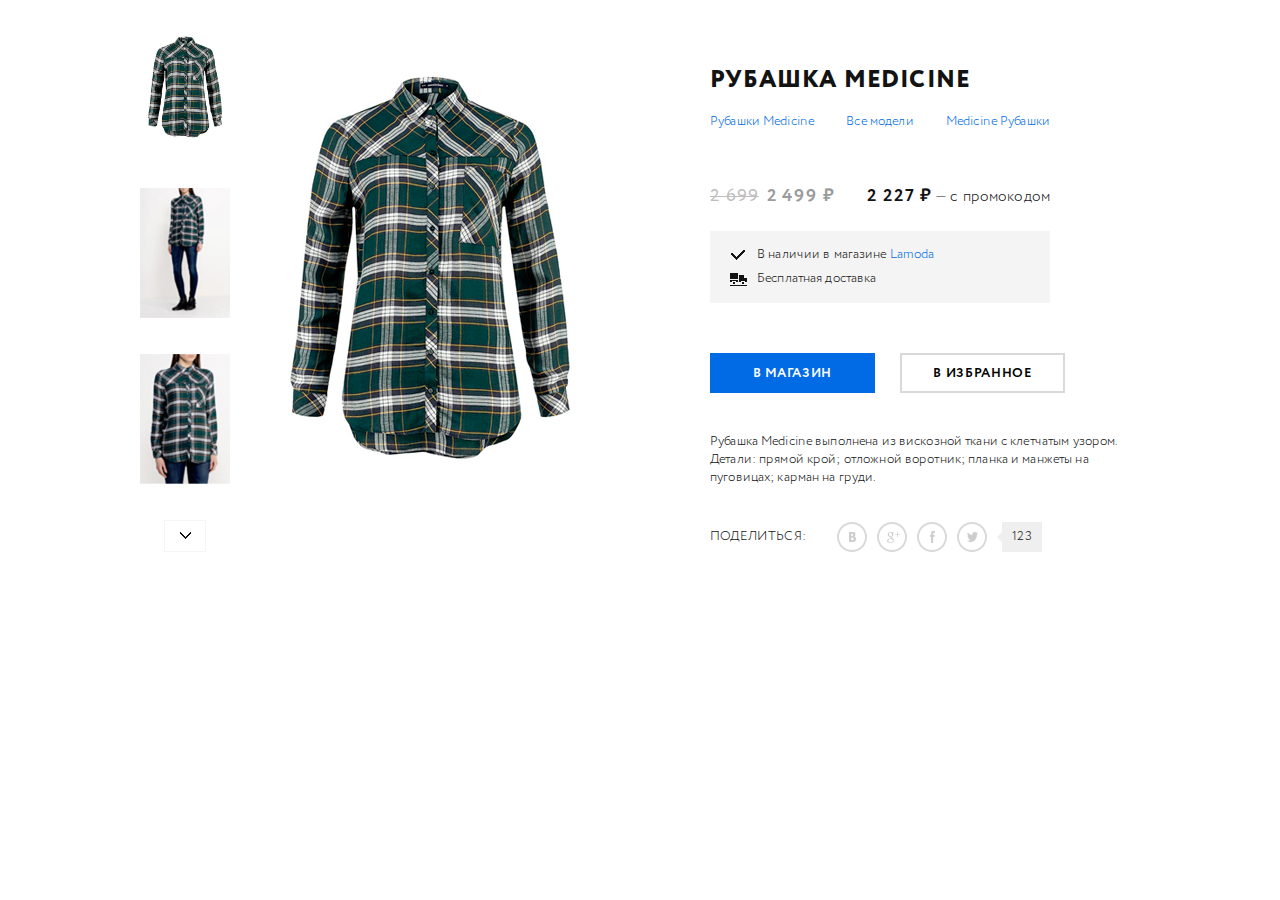
<file: block-1/index.html>
<!DOCTYPE html>
<html lang="ru">

<head>
  <meta charset="UTF-8">
  <meta http-equiv="X-UA-Compatible" content="IE=edge">
  <meta name="viewport" content="width=device-width, initial-scale=1.0">
  <meta name="author" content="Тапхаров Вадим">
  <title>Карточка товара</title>
  <link rel="stylesheet" href="css/normalize.css">
  <link rel="stylesheet" href="css/style.css">
</head>

<body>
  <main>
    <div class="layout">
      <section class="product">
        <div class="product__slider">
          <div class="product__preview">
            <div class="product__preview-slides">
              <img src="images/image-01.jpg" alt="рубашка medicine - фото №1" width="90" height="130">
              <img src="images/image-02.jpg" alt="рубашка medicine - фото №2" width="90" height="130">
              <img src="images/image-03.jpg" alt="рубашка medicine - фото №3" width="90" height="130">
            </div>
            <button class="product__preview-btn" type="button" aria-label="показать следующее фото">
              <img src="images/icons/arrow-down.png" alt="down" aria-hidden="true">
            </button>
          </div>
          <div class="product__main-image">
            <img class="display-inline" src="images/image-01.jpg" alt="рубашка medicine - фото №1" width="340"
              height="492">
            <img src="images/image-02.jpg" alt="рубашка medicine - фото №2" width="340" height="492">
            <img src="images/image-03.jpg" alt="рубашка medicine - фото №3" width="340" height="492">
          </div>
        </div>
        <div class="product__description">
          <h2 class="product__title">рубашка medicine</h2>
          <div class="product__wrapper">
            <div class="product__categories">
              <a href="#" class="hover-underline">Рубашки Medicine</a>
              <a href="#" class="hover-underline">Все модели</a>
              <a href="#" class="hover-underline">Medicine Рубашки</a>
            </div>
            <div class="product__price-info">
              <div class="product__price-regular">
                <span class="product__price product__price--old">2 699</span>
                <span class="product__price product__price--lowlight price-currency">2 499</span>
              </div>
              <div class="product__price-discount">
                <span class="product__price price-currency">2 227</span>
                — с промокодом
              </div>
            </div>
            <div class="product__info">
              <div class="product__info-item">
                <img src="images/icons/marker-check.png" alt="*" aria-hidden="true" width="17" height="13">
                <span>
                  В наличии в магазине
                  <a href="#" class="hover-underline">Lamoda</a>
                </span>
              </div>
              <div class="product__info-item">
                <img src="images/icons/marker-delivery.png" alt="*" aria-hidden="true" width="17" height="13">
                Бесплатная доставка
              </div>
            </div>
          </div>
          <div class="product__actions">
            <button class="btn custom-btn--blue" type="button">в магазин</button>
            <button class="btn" type="button">в избранное</button>
          </div>
          <div class="product__text">
            <p>
              Рубашка Medicine выполнена из вискозной ткани с клетчатым узором.<br>
              Детали: прямой крой; отложной воротник; планка и манжеты на пуговицах; карман на груди.
            </p>
          </div>
          <div class="product__share">
            <div class="product__share-text">Поделиться:</div>
            <div class="product__share-social">
              <div class="products__share-links">
                <a href="#" aria-label="Перейти во ВКонтакте">
                  <img src="images/icons/vk.png" alt="vk" width="30" height="30">
                </a>
                <a href="#" aria-label="Перейти в Google Plus">
                  <img src="images/icons/googlePlus.png" alt="google+" width="30" height="30">
                </a>
                <a href="#" aria-label="Перейти в Facebook">
                  <img src="images/icons/facebook.png" alt="facebook" width="30" height="30">
                </a>
                <a href="#" aria-label="Перейти в Twitter">
                  <img src="images/icons/twitter.png" alt="twitter" width="30" height="30">
                </a>
              </div>
              <div class="product__share-count">123</div>
            </div>
          </div>
        </div>
      </section>
    </div>
    <script src="js/script.js"></script>
  </main>
</body>

</html>
</file>
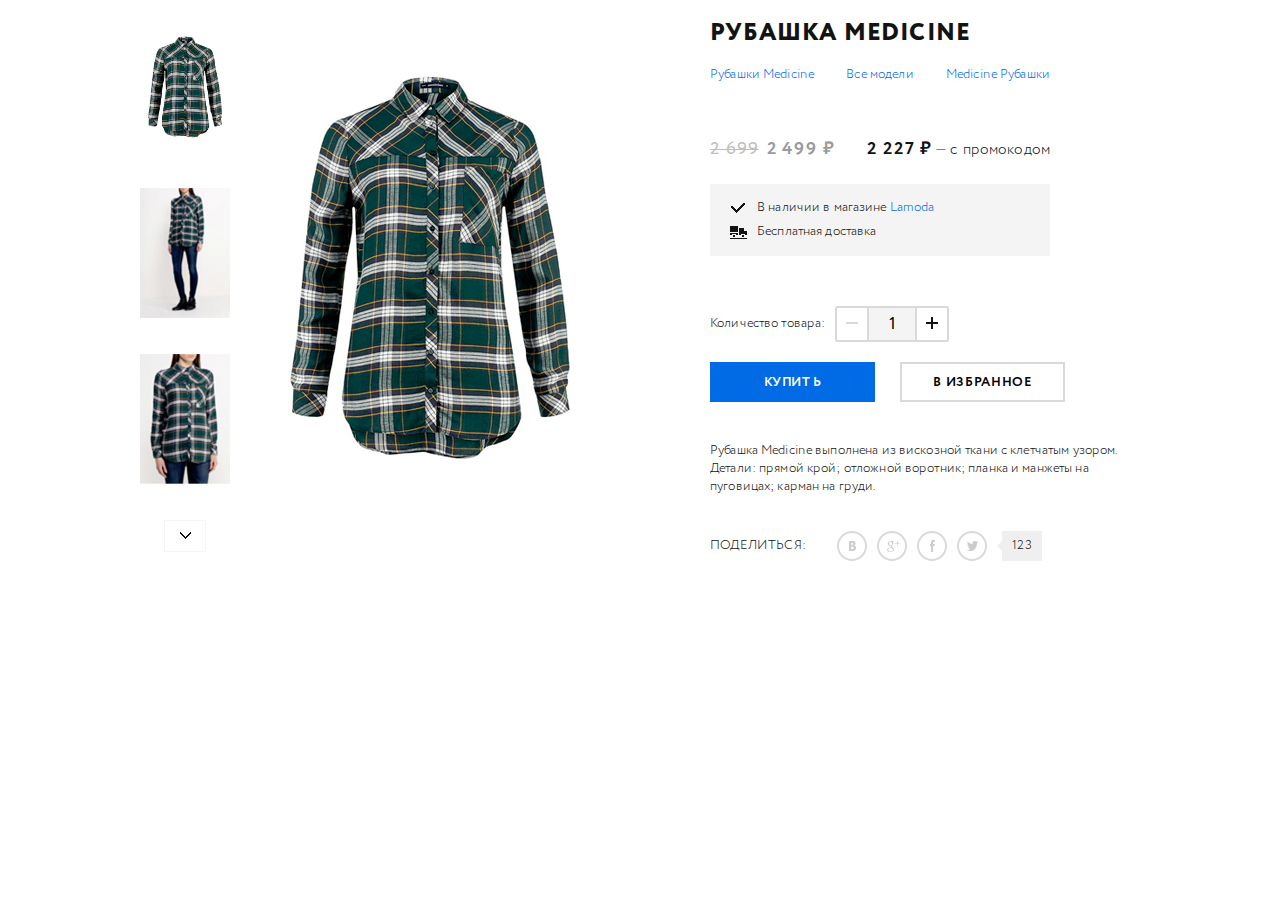
<file: block-2/index.html>
<!DOCTYPE html>
<html lang="ru">

<head>
  <meta charset="UTF-8">
  <meta http-equiv="X-UA-Compatible" content="IE=edge">
  <meta name="viewport" content="width=device-width, initial-scale=1.0">
  <meta name="author" content="Тапхаров Вадим">
  <title>Карточка товара</title>
  <link rel="stylesheet" href="css/vendor/normalize.css">
  <link rel="stylesheet" href="css/vendor/toastr.min.css">
  <link rel="stylesheet" href="css/style.css">
</head>

<body>
  <main>
    <div class="layout">
      <section class="product">
        <div class="product__slider">
          <div class="product__preview">
            <div class="product__preview-slides">
              <img src="images/image-01.jpg" alt="рубашка medicine - фото №1" width="90" height="130">
              <img src="images/image-02.jpg" alt="рубашка medicine - фото №2" width="90" height="130">
              <img src="images/image-03.jpg" alt="рубашка medicine - фото №3" width="90" height="130">
            </div>
            <button class="product__preview-btn" type="button" aria-label="показать следующее фото">
              <img src="images/icons/arrow-down.png" alt="down" aria-hidden="true">
            </button>
          </div>
          <div class="product__main-image">
            <img class="display-inline" src="images/image-01.jpg" alt="рубашка medicine - фото №1" width="340"
              height="492">
            <img src="images/image-02.jpg" alt="рубашка medicine - фото №2" width="340" height="492">
            <img src="images/image-03.jpg" alt="рубашка medicine - фото №3" width="340" height="492">
          </div>
        </div>
        <div class="product__description">
          <h2 class="product__title">рубашка medicine</h2>
          <div class="product__wrapper">
            <div class="product__categories">
              <a href="#" class="hover-underline">Рубашки Medicine</a>
              <a href="#" class="hover-underline">Все модели</a>
              <a href="#" class="hover-underline">Medicine Рубашки</a>
            </div>
            <div class="product__price-info">
              <div class="product__price-regular">
                <span class="product__price product__price--old">2 699</span>
                <span class="product__price product__price--lowlight price-currency">2 499</span>
              </div>
              <div class="product__price-discount">
                <span class="product__price price-currency">2 227</span>
                — с промокодом
              </div>
            </div>
            <div class="product__info">
              <div class="product__info-item">
                <img src="images/icons/marker-check.png" alt="*" aria-hidden="true" width="17" height="13">
                <span>
                  В наличии в магазине
                  <a href="#" class="hover-underline">Lamoda</a>
                </span>
              </div>
              <div class="product__info-item">
                <img src="images/icons/marker-delivery.png" alt="*" aria-hidden="true" width="17" height="13">
                Бесплатная доставка
              </div>
            </div>
          </div>
          <div class="product__control">
            <div class="product__control-item">
              <label for="product-quantity">Количество товара: </label>
              <div class="number-input">
                <button class="inactive" aria-label="Увеличить счётчик товаров"
                  onclick="this.nextElementSibling.stepDown()"></button>
                <input type="number" id="product-quantity" min="1" max="9999" step="1" value="1">
                <button aria-label="Уменьшить счётчик товаров" onclick="this.previousElementSibling.stepUp()"></button>
              </div>
            </div>
            <div class="product__actions">
              <button id="buy-btn" class="btn custom-btn--blue" type="button">купить</button>
              <button class="btn" type="button">в избранное</button>
            </div>
          </div>
          <div class="product__text">
            <p>
              Рубашка Medicine выполнена из вискозной ткани с клетчатым узором.<br>
              Детали: прямой крой; отложной воротник; планка и манжеты на пуговицах; карман на груди.
            </p>
          </div>
          <div class="product__share">
            <div class="product__share-text">Поделиться:</div>
            <div class="product__share-social">
              <div class="products__share-links">
                <a href="#" aria-label="Перейти во ВКонтакте">
                  <img src="images/icons/vk.png" alt="vk" width="30" height="30">
                </a>
                <a href="#" aria-label="Перейти в Google Plus">
                  <img src="images/icons/googlePlus.png" alt="google+" width="30" height="30">
                </a>
                <a href="#" aria-label="Перейти в Facebook">
                  <img src="images/icons/facebook.png" alt="facebook" width="30" height="30">
                </a>
                <a href="#" aria-label="Перейти в Twitter">
                  <img src="images/icons/twitter.png" alt="twitter" width="30" height="30">
                </a>
              </div>
              <div class="product__share-count">123</div>
            </div>
          </div>
        </div>
      </section>
    </div>
    <script src="js/vendor/jquery-3.6.1.min.js"></script>
    <script src="js/vendor/toastr.min.js"></script>
    <script src="js/script.js"></script>
  </main>
</body>

</html>
</file>
<file: block-1/css/style.css>
@font-face {
  font-family: 'Circe';
  src: url('../fonts/Circe-Light.woff2') format('woff2');
  font-weight: 300;
  font-display: swap;
  font-style: normal;
}

@font-face {
  font-family: 'Circe';
  src: url('../fonts/Circe-Regular.woff2') format('woff2');
  font-weight: 400;
  font-display: swap;
  font-style: normal;
}

@font-face {
  font-family: 'Circe';
  src: url('../fonts/Circe-Bold.woff2') format('woff2');
  font-weight: 700;
  font-display: swap;
  font-style: normal;
}

@font-face {
  font-family: 'Circe';
  src: url('../fonts/Circe-ExtraBold.woff2') format('woff2');
  font-weight: 800;
  font-display: swap;
  font-style: normal;
}

html {
  box-sizing: border-box;
}

*,
*::before,
*::after {
  box-sizing: inherit;
}

body {
  font-family: 'Circe', sans-serif;
  font-size: 13px;
  line-height: 18px;
  font-weight: 300;
  letter-spacing: 0.01em;
  color: #131313;
}

a {
  color: inherit;
  text-decoration: none;
}

button {
  cursor: pointer;
}

.hover-underline:hover {
  text-decoration: underline;
}

.display-inline {
  display: inline;
}

.layout {
  max-width: 1050px;
  padding: 22px 25px 70px;
  margin: 0 auto;
}

.product {
  display: flex;
  justify-content: space-between;
  gap: 30px;
}

.product__slider {
  display: flex;
  justify-content: space-between;
  gap: 10px;
  flex: 0 1 460px;
}

.product__preview {
  flex: 0 0 90px;
  display: flex;
  flex-direction: column;
  align-items: center;
  gap: 30px;
}

/* .product__preview-slides {
  display: flex;
  flex-direction: column;
  gap: 30px;
} */

.product__preview-slides img {
  cursor: zoom-in;
}

.product__preview-slides img + img {
  margin-top: 30px;
}

.product__preview-btn {
  /* display: inline-block;
  margin: 30px auto 0; */
  border: 1px solid #f5f5f5;
  background-color: transparent;
  width: 42px;
  height: 32px;
}

.product__preview-btn:hover img {
  transform: translateY(2px);
}

.product__preview-btn img {
  transition: transform 0.3s ease-in-out;
}

.product__main-image img {
  display: none;
}

.product__main-image img.display-inline {
  display: inline;
}

.product__description {
  flex: 0 1 430px;
  /* display: flex;
  flex-direction: column;
  align-self: flex-end; */
  margin-top: auto;
}

.product__title {
  margin: 0;
  font-size: 24px;
  line-height: 100%;
  font-weight: 800;
  letter-spacing: 0.05em;
  text-transform: uppercase;
}

.product__wrapper {
  max-width: 340px;
}

.product__categories {
  margin-top: 20px;
  display: flex;
  justify-content: space-between;
  flex-wrap: wrap;
  color: #006be5;
}

.product__price-info {
  margin-top: 50px;
  display: flex;
  align-items: center;
  justify-content: space-between;
  flex-wrap: wrap;
  column-gap: 10px;
}

.product__price {
  font-size: 18px;
  line-height: 30px;
  font-weight: 700;
  letter-spacing: 0.05em;
}

.product__price + .product__price {
  margin-left: 5px;
}

.product__price--old {
  position: relative;
  font-weight: 400;
  color: #bfbebe;
  /* text-decoration: line-through; зачеркивает немного выше, чем в макете */
}

.product__price--old::after {
  content: '';
  position: absolute;
  left: 0;
  top: 50%;
  width: 100%;
  height: 1px;
  background-color: currentColor;
}

.product__price--lowlight {
  color: #9a9b9b;
}

.price-currency::after {
  content: '₽';
  margin-left: 0.25em;
}

.product__price-discount {
  font-size: 15px;
  line-height: 24px;
}

.product__info {
  margin-top: 20px;
  padding: 15px 20px;
  background-color: #f4f4f4;
}

.product__info-item {
  display: flex;
  align-items: center;
}

.product__info-item a {
  color: #006be5;
}

.product__info-item + .product__info-item {
  margin-top: 6px;
}

.product__info-item img {
  margin-right: 10px;
  pointer-events: none;
}

.product__actions {
  margin-top: 50px;
  display: flex;
  flex-wrap: wrap;
  column-gap: 25px;
  row-gap: 10px;
}

.btn {
  font-weight: 700;
  line-height: 100%;
  letter-spacing: 0.05em;
  height: 40px;
  min-width: 165px;
  padding: 0 15px;
  background-color: #fff;
  border: 2px solid #d9d9d9;
  text-transform: uppercase;
  transition: opacity 0.3s ease-in-out;
}

.btn:hover {
  opacity: 0.75;
}

.custom-btn--blue {
  border: none;
  color: #fff;
  background-color: #006be5;
}

.product__text {
  margin-top: 40px;
}

.product__text p {
  margin: 0;
}

.product__text p + p {
  margin-top: 10px;
}

.product__share {
  margin-top: 35px;
  display: flex;
  align-items: center;
  column-gap: 30px;
  row-gap: 10px;
  flex-wrap: wrap;
}

.product__share-text {
  letter-spacing: 0.05em;
  text-transform: uppercase;
}

.product__share-social {
  display: flex;
  align-items: center;
}

.products__share-links {
  display: flex;
  align-items: center;
  justify-content: space-between;
  flex-wrap: wrap;
  gap: 10px;
}

.products__share-links a {
  transition: opacity 0.3s ease-in-out;
}

.products__share-links a:hover {
  opacity: 0.75;
}

.products__share-links a img {
  vertical-align: middle;
}

.product__share-count {
  position: relative;
  flex-shrink: 0;
  margin-left: 15px;
  width: 40px;
  height: 30px;
  line-height: 30px;
  letter-spacing: 0.05em;
  text-align: center;
}

.product__share-count::before {
  content: '';
  position: absolute;
  left: -10px;
  top: 50%;
  transform: translateY(-50%);
  border: 5px solid transparent;
  border-right: 5px solid #efefef;
}

.product__share-count::after {
  content: '';
  position: absolute;
  top: 0;
  right: 0;
  width: 40px;
  height: 30px;
  background-color: #efefef;
  z-index: -1;
}
</file>
<file: block-2/css/style.css>
@font-face {
  font-family: 'Circe';
  src: url('../fonts/Circe-Light.woff2') format('woff2');
  font-weight: 300;
  font-display: swap;
  font-style: normal;
}

@font-face {
  font-family: 'Circe';
  src: url('../fonts/Circe-Regular.woff2') format('woff2');
  font-weight: 400;
  font-display: swap;
  font-style: normal;
}

@font-face {
  font-family: 'Circe';
  src: url('../fonts/Circe-Bold.woff2') format('woff2');
  font-weight: 700;
  font-display: swap;
  font-style: normal;
}

@font-face {
  font-family: 'Circe';
  src: url('../fonts/Circe-ExtraBold.woff2') format('woff2');
  font-weight: 800;
  font-display: swap;
  font-style: normal;
}

html {
  box-sizing: border-box;
}

*,
*::before,
*::after {
  box-sizing: inherit;
}

body {
  font-family: 'Circe', sans-serif;
  font-size: 13px;
  line-height: 18px;
  font-weight: 300;
  letter-spacing: 0.01em;
  color: #131313;
}

a {
  color: inherit;
  text-decoration: none;
}

button {
  cursor: pointer;
}

.hover-underline:hover {
  text-decoration: underline;
}

.display-inline {
  display: inline;
}

input[type='number'] {
  -moz-appearance: textfield;
}

input[type='number']::-webkit-inner-spin-button,
input[type='number']::-webkit-outer-spin-button {
  -webkit-appearance: none;
}

.number-input {
  display: inline-flex;
  border: 2px solid #d9d9d9;
  border-radius: 3px;
}

.number-input button {
  background-color: transparent;
  border: none;
  width: 30px;
  height: 30px;
  position: relative;
  color: #131313;
}

.number-input button.inactive {
  cursor: default;
  color: #d9d9d9;
}

.number-input button:before,
.number-input button:after {
  content: '';
  position: absolute;
  width: 12px;
  height: 2px;
  background-color: currentColor;
  transform: translate(-50%, -50%);
}
.number-input input[type='number'] + button:after {
  transform: translate(-50%, -50%) rotate(90deg);
}

.number-input input[type='number'] {
  font-size: 18px;
  line-height: 28px;
  width: 50px;
  padding: 2px;
  background-color: #f4f4f4;
  border: solid #d9d9d9;
  text-align: center;
  border-width: 0 2px;
}

.layout {
  max-width: 1050px;
  padding: 22px 25px 70px;
  margin: 0 auto;
}

.product {
  display: flex;
  justify-content: space-between;
  gap: 30px;
}

.product__slider {
  display: flex;
  justify-content: space-between;
  gap: 10px;
  flex: 0 1 460px;
}

.product__preview {
  flex: 0 0 90px;
  display: flex;
  flex-direction: column;
  align-items: center;
  gap: 30px;
}

/* .product__preview-slides {
  display: flex;
  flex-direction: column;
  gap: 30px;
} */

.product__preview-slides img {
  cursor: zoom-in;
}

.product__preview-slides img + img {
  margin-top: 30px;
}

.product__preview-btn {
  /* display: inline-block;
  margin: 30px auto 0; */
  border: 1px solid #f5f5f5;
  background-color: transparent;
  width: 42px;
  height: 32px;
}

.product__preview-btn:hover img {
  transform: translateY(2px);
}

.product__preview-btn img {
  transition: transform 0.3s ease-in-out;
}

.product__main-image img {
  display: none;
}

.product__main-image img.display-inline {
  display: inline;
}

.product__description {
  flex: 0 1 430px;
  /* display: flex;
  flex-direction: column;
  align-self: flex-end; */
  margin-top: auto;
}

.product__title {
  margin: 0;
  font-size: 24px;
  line-height: 100%;
  font-weight: 800;
  letter-spacing: 0.05em;
  text-transform: uppercase;
}

.product__wrapper {
  max-width: 340px;
}

.product__categories {
  margin-top: 20px;
  display: flex;
  justify-content: space-between;
  flex-wrap: wrap;
  color: #006be5;
}

.product__price-info {
  margin-top: 50px;
  display: flex;
  align-items: center;
  justify-content: space-between;
  flex-wrap: wrap;
  column-gap: 10px;
}

.product__price {
  font-size: 18px;
  line-height: 30px;
  font-weight: 700;
  letter-spacing: 0.05em;
}

.product__price + .product__price {
  margin-left: 5px;
}

.product__price--old {
  position: relative;
  font-weight: 400;
  color: #bfbebe;
  /* text-decoration: line-through; зачеркивает немного выше, чем в макете */
}

.product__price--old::after {
  content: '';
  position: absolute;
  left: 0;
  top: 50%;
  width: 100%;
  height: 1px;
  background-color: currentColor;
}

.product__price--lowlight {
  color: #9a9b9b;
}

.price-currency::after {
  content: '₽';
  margin-left: 0.25em;
}

.product__price-discount {
  font-size: 15px;
  line-height: 24px;
}

.product__info {
  margin-top: 20px;
  padding: 15px 20px;
  background-color: #f4f4f4;
}

.product__info-item {
  display: flex;
  align-items: center;
}

.product__info-item a {
  color: #006be5;
}

.product__info-item + .product__info-item {
  margin-top: 6px;
}

.product__info-item img {
  margin-right: 10px;
  pointer-events: none;
}

.product__actions {
  margin-top: 20px;
  display: flex;
  flex-wrap: wrap;
  column-gap: 25px;
  row-gap: 10px;
}

.product__control {
  margin-top: 50px;
}

.product__control-item {
  display: flex;
  align-items: center;
  flex-wrap: wrap;
  gap: 10px;
}

.btn {
  font-weight: 700;
  line-height: 100%;
  letter-spacing: 0.05em;
  height: 40px;
  min-width: 165px;
  padding: 0 15px;
  background-color: #fff;
  border: 2px solid #d9d9d9;
  text-transform: uppercase;
  transition: opacity 0.3s ease-in-out;
}

.btn:hover {
  opacity: 0.75;
}

.custom-btn--blue {
  border: none;
  color: #fff;
  background-color: #006be5;
}

.product__text {
  margin-top: 40px;
}

.product__text p {
  margin: 0;
}

.product__text p + p {
  margin-top: 10px;
}

.product__share {
  margin-top: 35px;
  display: flex;
  align-items: center;
  column-gap: 30px;
  row-gap: 10px;
  flex-wrap: wrap;
}

.product__share-text {
  letter-spacing: 0.05em;
  text-transform: uppercase;
}

.product__share-social {
  display: flex;
  align-items: center;
}

.products__share-links {
  display: flex;
  align-items: center;
  justify-content: space-between;
  flex-wrap: wrap;
  gap: 10px;
}

.products__share-links a {
  transition: opacity 0.3s ease-in-out;
}

.products__share-links a:hover {
  opacity: 0.75;
}

.products__share-links a img {
  vertical-align: middle;
}

.product__share-count {
  position: relative;
  flex-shrink: 0;
  margin-left: 15px;
  width: 40px;
  height: 30px;
  line-height: 30px;
  letter-spacing: 0.05em;
  text-align: center;
}

.product__share-count::before {
  content: '';
  position: absolute;
  left: -10px;
  top: 50%;
  transform: translateY(-50%);
  border: 5px solid transparent;
  border-right: 5px solid #efefef;
}

.product__share-count::after {
  content: '';
  position: absolute;
  top: 0;
  right: 0;
  width: 40px;
  height: 30px;
  background-color: #efefef;
  z-index: -1;
}

#toast-container > div {
  opacity: 1;
}

.toast-success {
  background-color: #006be5;
}
</file>
